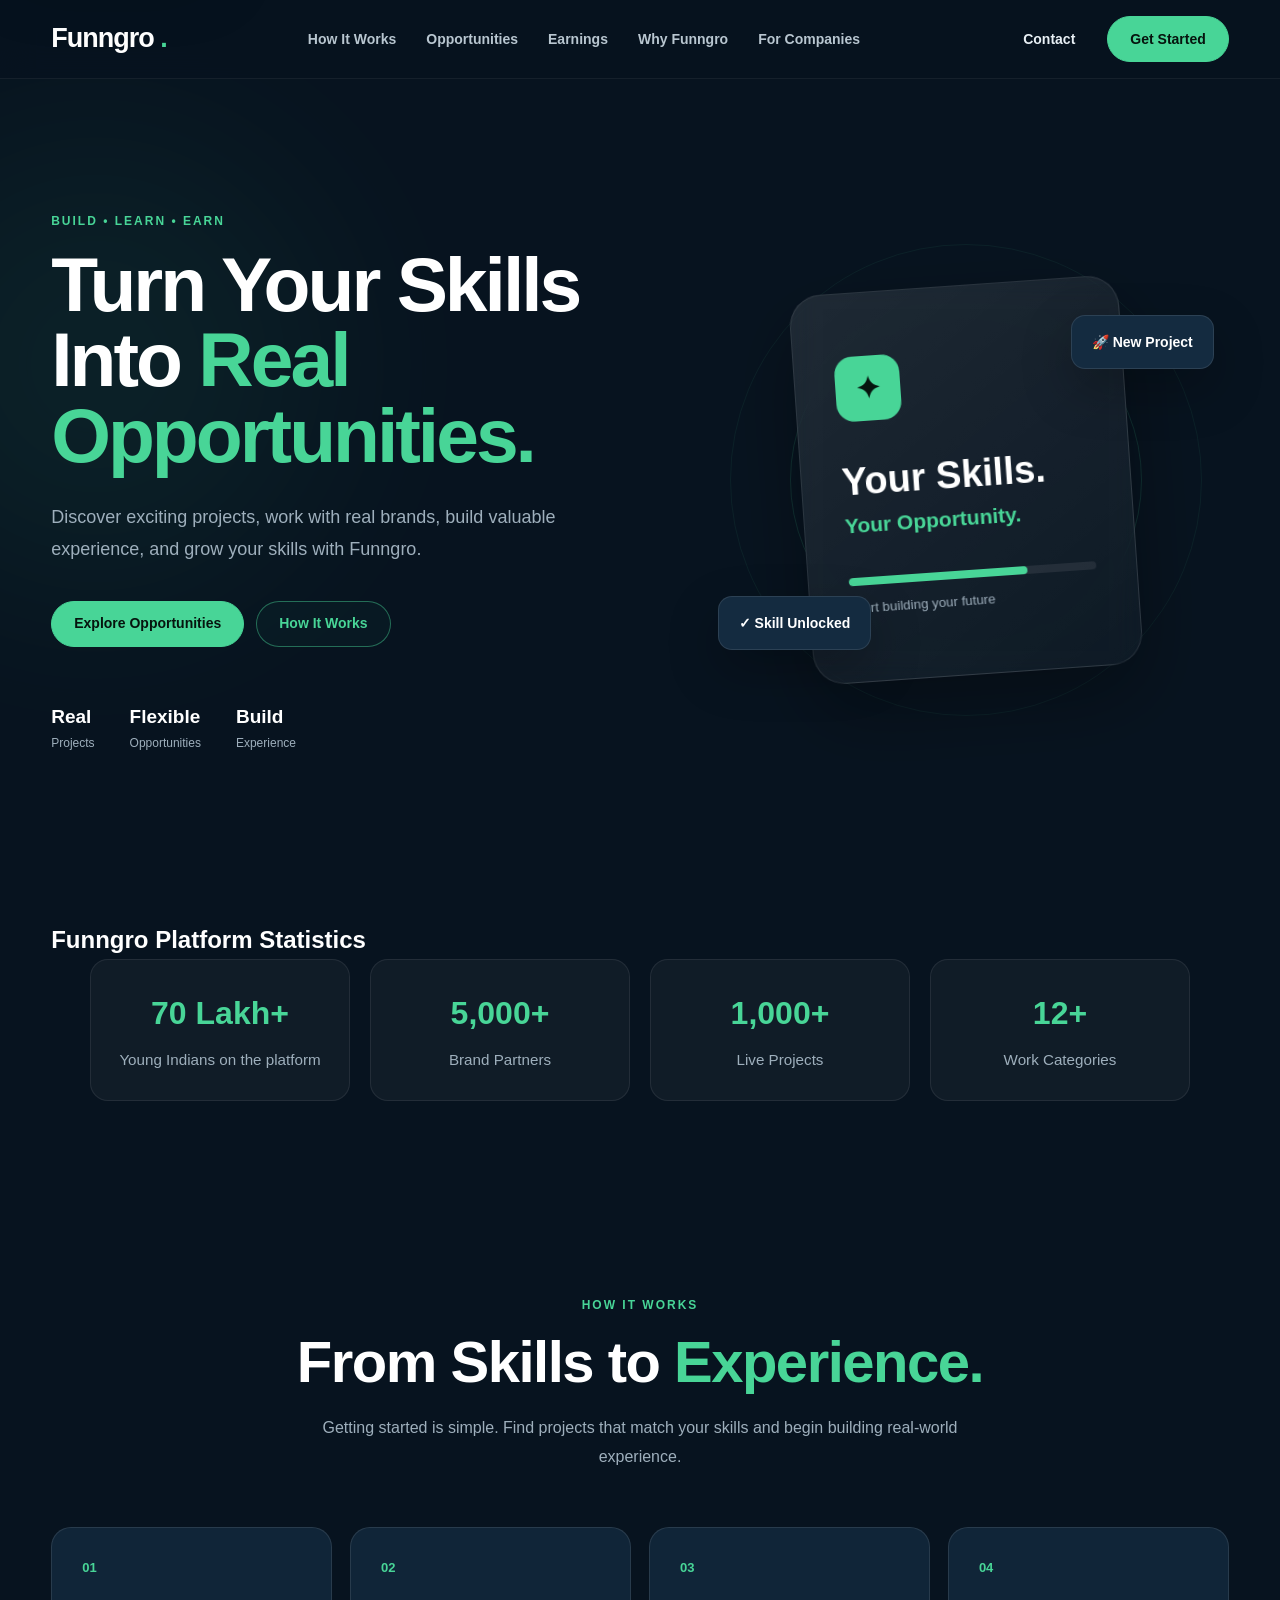
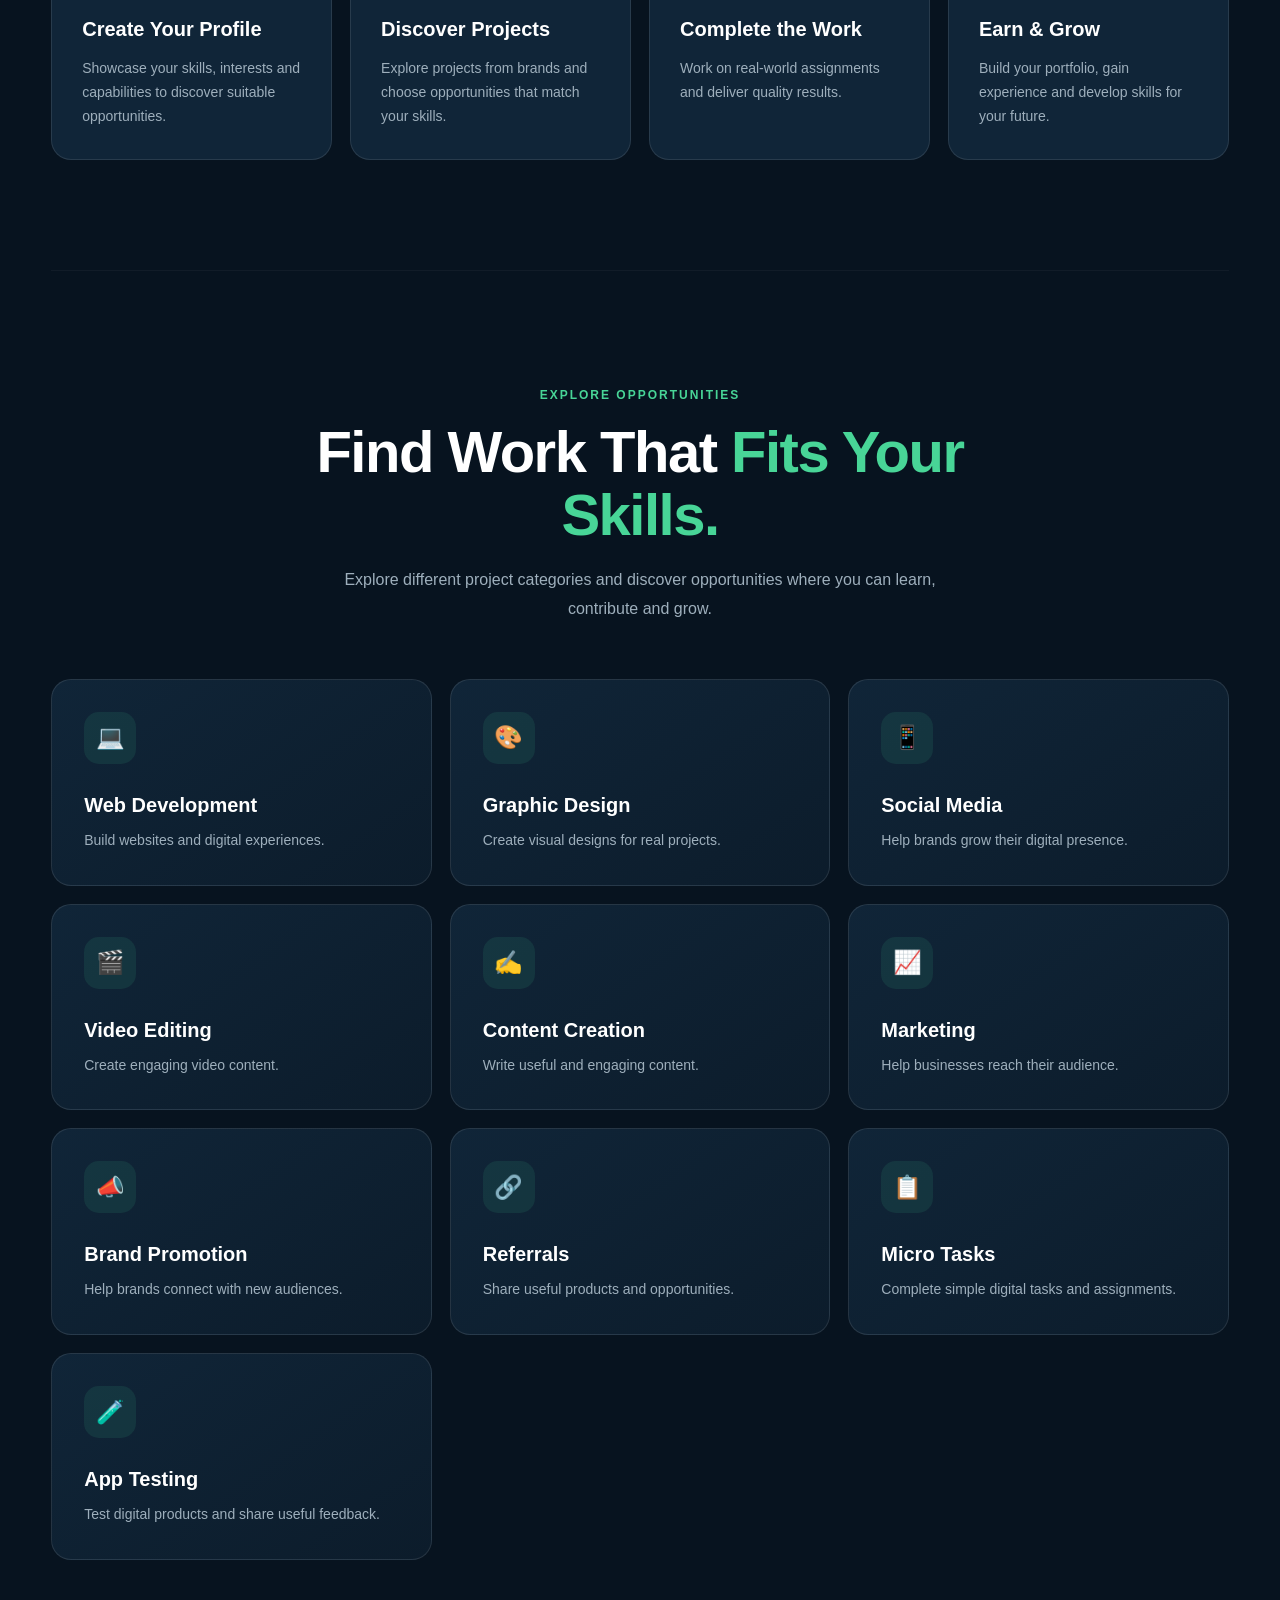
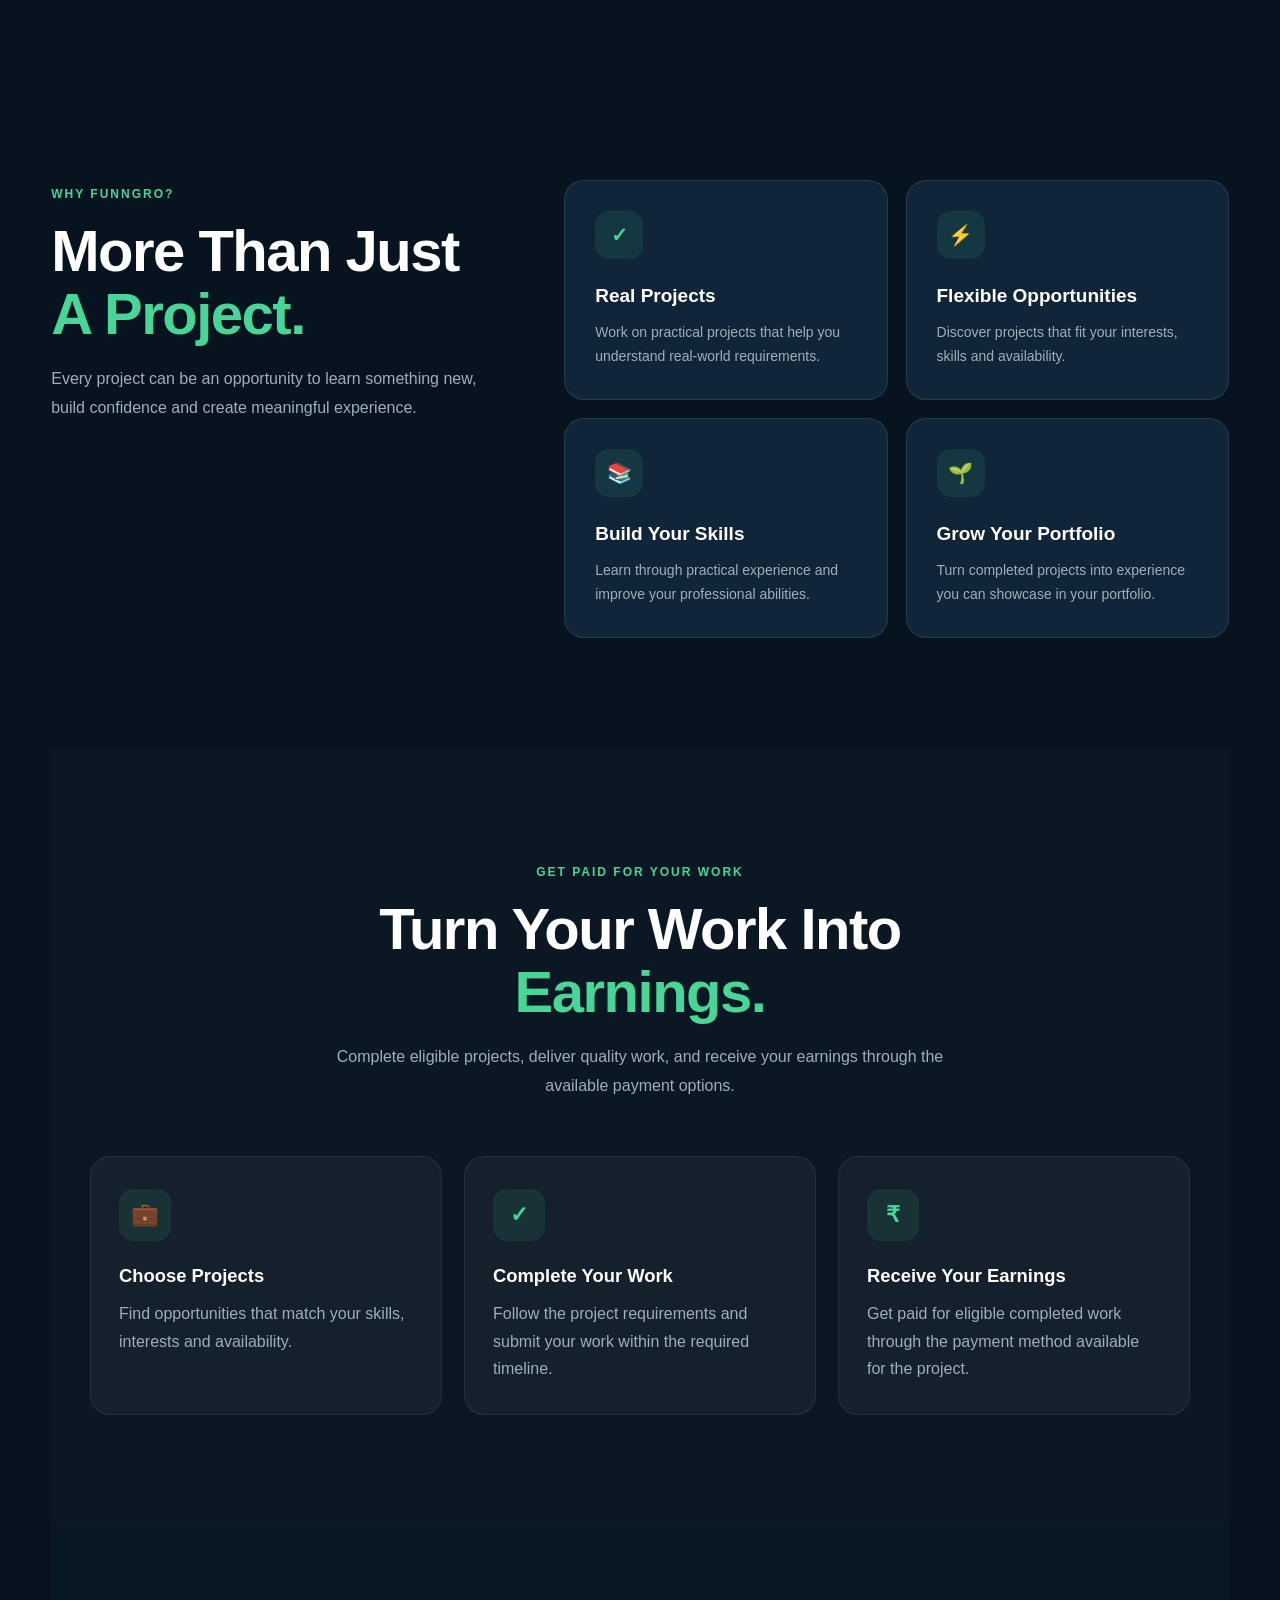
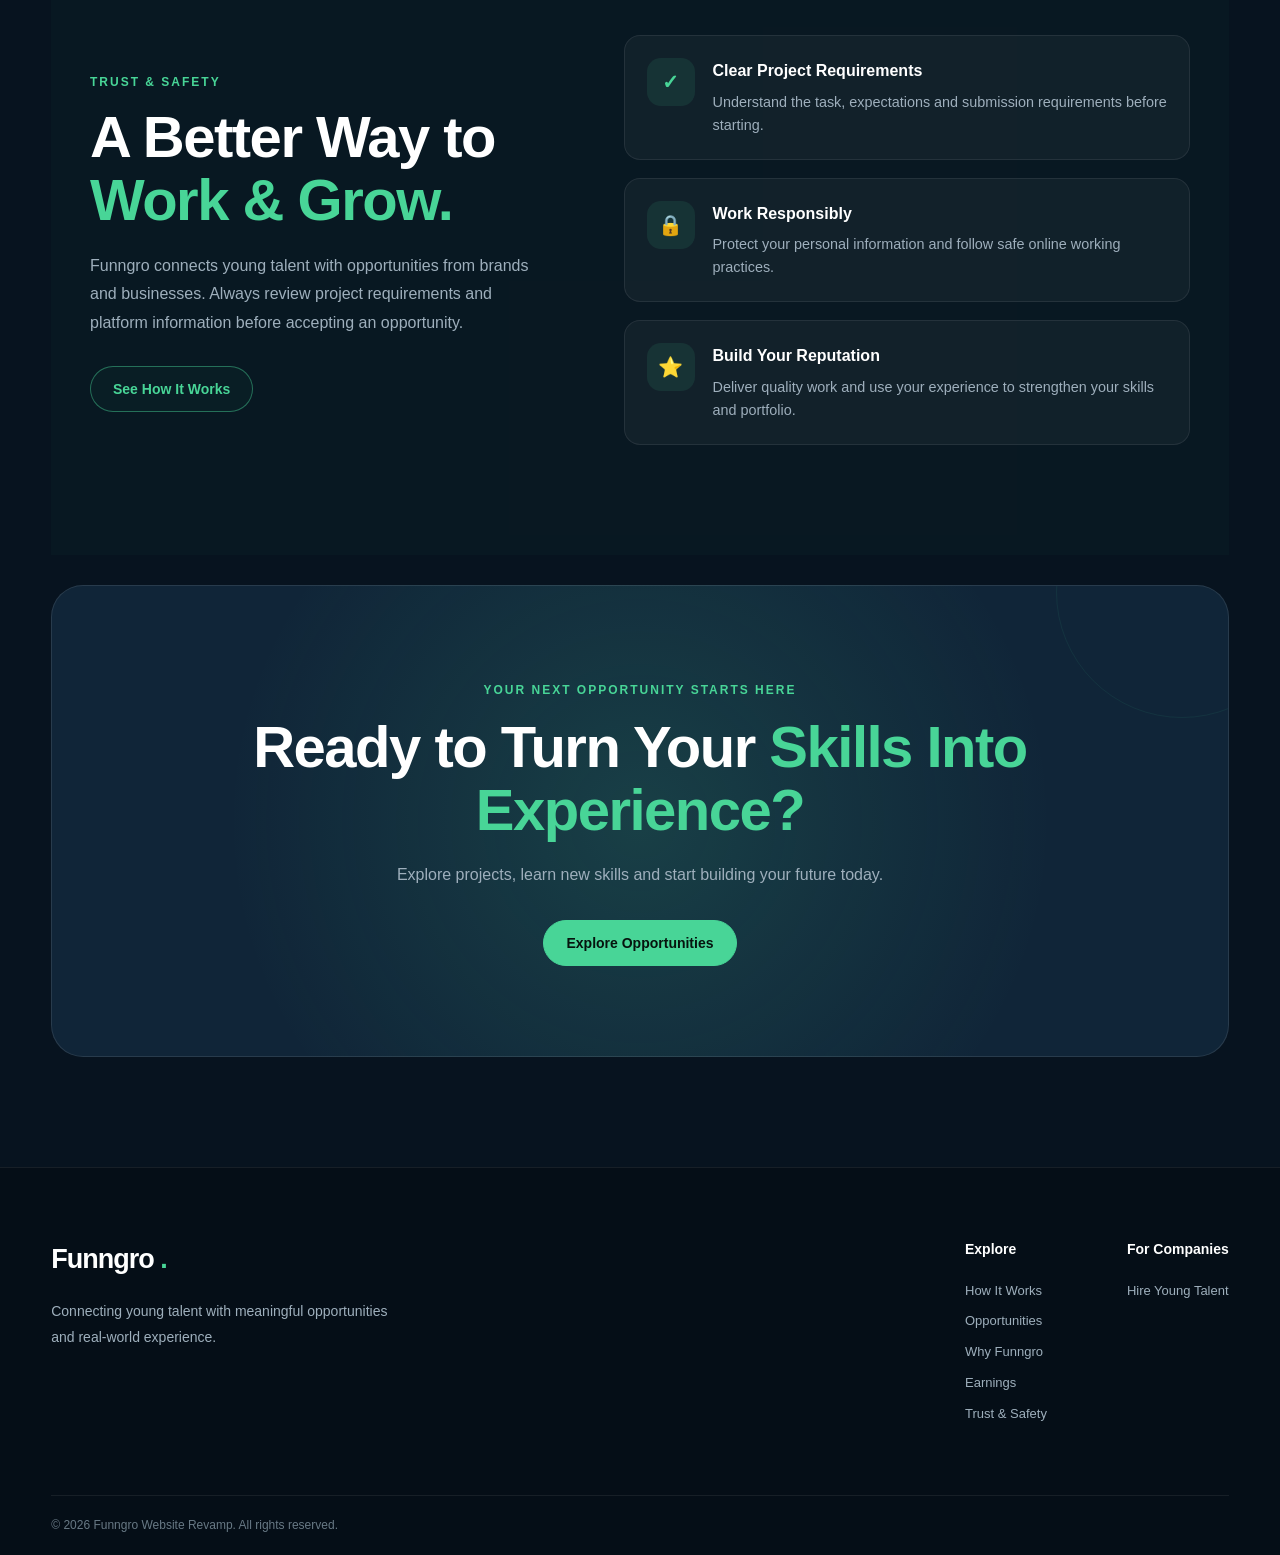
<file: index.html>
<!DOCTYPE html>
<html lang="en">

<head>

    <meta charset="UTF-8">

    <meta
        name="viewport"
        content="width=device-width, initial-scale=1.0"
    >

    <meta
        name="description"
        content="Discover flexible project opportunities, build valuable skills, gain real-world experience, and connect with brands through Funngro."
    >

    <meta
        name="keywords"
        content="Funngro, teenlancers, student jobs, freelance projects, young talent, online projects, flexible work, student opportunities"
    >

    <meta
        name="robots"
        content="index, follow"
    >

    <meta
        name="author"
        content="Funngro Website Revamp"
    >

    <!-- Open Graph / Social Sharing -->

    <meta
        property="og:type"
        content="website"
    >

    <meta
        property="og:title"
        content="Funngro - Turn Your Skills Into Real Opportunities"
    >

    <meta
        property="og:description"
        content="Discover flexible opportunities, build valuable skills, complete projects, and grow your experience with Funngro."
    >

    <meta
        property="og:site_name"
        content="Funngro"
    >

    <!-- Browser Theme -->

    <meta
        name="theme-color"
        content="#07121c"
    >

    <title>
        Funngro - Turn Your Skills Into Real Opportunities
    </title>

    <!-- Main Stylesheet -->

    <link
        rel="stylesheet"
        href="CSS/style.css"
    >

</head>


<body class="teen-page">

    <a class="skip-link" href="#main-content">Skip to main content</a>


    <!-- =====================================================
         HEADER / NAVIGATION
         ===================================================== -->

    <header class="site-header">

        <nav
            class="navbar"
            aria-label="Main navigation"
        >

            <!-- Logo -->

            <a
                href="index.html"
                class="logo"
                aria-label="Funngro home"
            >
                Funngro
            </a>


            <!-- Navigation Links -->

            <div class="nav-links" id="main-navigation">

                <a href="#how-it-works">
                    How It Works
                </a>

                <a href="#opportunities">
                    Opportunities
                </a>

                <a href="#earning">
                    Earnings
                </a>

                <a href="#why-funngro">
                    Why Funngro
                </a>

                <a href="company.html">
                    For Companies
                </a>

            </div>


            <!-- Desktop Actions -->

            <div class="nav-buttons">

                <a
                    href="mailto:hello@funngro.com"
                    class="login-btn"
                    aria-label="Contact Funngro"
                >
                    Contact
                </a>

                <a
                    href="#opportunities"
                    class="primary-btn"
                >
                    Get Started
                </a>

            </div>


            <!-- Mobile Menu Button -->

            <button
                class="menu-toggle"
                aria-label="Open navigation menu"
                aria-expanded="false"
                aria-controls="main-navigation"
                type="button"
            >
                ☰
            </button>

        </nav>

    </header>



    <!-- =====================================================
         MAIN CONTENT
         ===================================================== -->

    <main id="main-content">


        <!-- =================================================
             HERO
             ================================================= -->

        <section
            class="hero"
            aria-labelledby="hero-title"
        >

            <div class="hero-content">


                <span class="hero-label">
                    BUILD • LEARN • EARN
                </span>


                <h1 id="hero-title">

                    Turn Your Skills Into

                    <span>
                        Real Opportunities.
                    </span>

                </h1>


                <p>
                    Discover exciting projects, work with real brands,
                    build valuable experience, and grow your skills
                    with Funngro.
                </p>


                <!-- Hero Buttons -->

                <div class="hero-buttons">

                    <a
                        href="#opportunities"
                        class="primary-btn"
                    >
                        Explore Opportunities
                    </a>

                    <a
                        href="#how-it-works"
                        class="secondary-btn"
                    >
                        How It Works
                    </a>

                </div>


                <!-- Hero Quick Highlights -->

                <div
                    class="hero-stats"
                    aria-label="Key benefits"
                >

                    <div>

                        <strong>
                            Real
                        </strong>

                        <span>
                            Projects
                        </span>

                    </div>


                    <div>

                        <strong>
                            Flexible
                        </strong>

                        <span>
                            Opportunities
                        </span>

                    </div>


                    <div>

                        <strong>
                            Build
                        </strong>

                        <span>
                            Experience
                        </span>

                    </div>

                </div>

            </div>



            <!-- Hero Visual -->

            <div
                class="hero-visual"
                aria-hidden="true"
            >

                <div class="hero-card main-card">

                    <div class="card-icon">
                        ✦
                    </div>


                    <h3>
                        Your Skills.
                    </h3>


                    <p>
                        Your Opportunity.
                    </p>


                    <div class="mini-progress">
                        <span></span>
                    </div>


                    <small>
                        Start building your future
                    </small>

                </div>


                <div class="floating-card card-one">
                    🚀 New Project
                </div>


                <div class="floating-card card-two">
                    ✓ Skill Unlocked
                </div>

            </div>

        </section>



        <!-- =================================================
             PLATFORM STATS
             ================================================= -->

        <section
            class="stats-section"
            aria-labelledby="stats-title"
        >

            <h2
                id="stats-title"
                class="sr-only"
            >
                Funngro Platform Statistics
            </h2>


            <div class="stats-container">


                <article class="stat-item">

                    <strong>
                        70 Lakh+
                    </strong>

                    <span>
                        Young Indians on the platform
                    </span>

                </article>


                <article class="stat-item">

                    <strong>
                        5,000+
                    </strong>

                    <span>
                        Brand Partners
                    </span>

                </article>


                <article class="stat-item">

                    <strong>
                        1,000+
                    </strong>

                    <span>
                        Live Projects
                    </span>

                </article>


                <article class="stat-item">

                    <strong>
                        12+
                    </strong>

                    <span>
                        Work Categories
                    </span>

                </article>

            </div>

        </section>



        <!-- =================================================
             HOW IT WORKS
             ================================================= -->

        <section
            id="how-it-works"
            class="section"
            aria-labelledby="how-it-works-title"
        >

            <div class="section-heading">

                <span>
                    HOW IT WORKS
                </span>


                <h2 id="how-it-works-title">

                    From Skills to

                    <span>
                        Experience.
                    </span>

                </h2>


                <p>
                    Getting started is simple. Find projects that
                    match your skills and begin building real-world
                    experience.
                </p>

            </div>



            <div class="steps-grid">


                <article class="step-card">

                    <div
                        class="step-number"
                        aria-hidden="true"
                    >
                        01
                    </div>


                    <h3>
                        Create Your Profile
                    </h3>


                    <p>
                        Showcase your skills, interests and
                        capabilities to discover suitable
                        opportunities.
                    </p>

                </article>



                <article class="step-card">

                    <div
                        class="step-number"
                        aria-hidden="true"
                    >
                        02
                    </div>


                    <h3>
                        Discover Projects
                    </h3>


                    <p>
                        Explore projects from brands and choose
                        opportunities that match your skills.
                    </p>

                </article>



                <article class="step-card">

                    <div
                        class="step-number"
                        aria-hidden="true"
                    >
                        03
                    </div>


                    <h3>
                        Complete the Work
                    </h3>


                    <p>
                        Work on real-world assignments and
                        deliver quality results.
                    </p>

                </article>



                <article class="step-card">

                    <div
                        class="step-number"
                        aria-hidden="true"
                    >
                        04
                    </div>


                    <h3>
                        Earn & Grow
                    </h3>


                    <p>
                        Build your portfolio, gain experience
                        and develop skills for your future.
                    </p>

                </article>

            </div>

        </section>



        <!-- =================================================
             OPPORTUNITIES
             ================================================= -->

        <section
            id="opportunities"
            class="section opportunities"
            aria-labelledby="opportunities-title"
        >

            <div class="section-heading">

                <span>
                    EXPLORE OPPORTUNITIES
                </span>


                <h2 id="opportunities-title">

                    Find Work That

                    <span>
                        Fits Your Skills.
                    </span>

                </h2>


                <p>
                    Explore different project categories and
                    discover opportunities where you can learn,
                    contribute and grow.
                </p>

            </div>



            <div class="category-grid">


                <article class="category-card">

                    <div
                        class="category-icon"
                        aria-hidden="true"
                    >
                        💻
                    </div>

                    <h3>
                        Web Development
                    </h3>

                    <p>
                        Build websites and digital experiences.
                    </p>

                </article>



                <article class="category-card">

                    <div
                        class="category-icon"
                        aria-hidden="true"
                    >
                        🎨
                    </div>

                    <h3>
                        Graphic Design
                    </h3>

                    <p>
                        Create visual designs for real projects.
                    </p>

                </article>



                <article class="category-card">

                    <div
                        class="category-icon"
                        aria-hidden="true"
                    >
                        📱
                    </div>

                    <h3>
                        Social Media
                    </h3>

                    <p>
                        Help brands grow their digital presence.
                    </p>

                </article>



                <article class="category-card">

                    <div
                        class="category-icon"
                        aria-hidden="true"
                    >
                        🎬
                    </div>

                    <h3>
                        Video Editing
                    </h3>

                    <p>
                        Create engaging video content.
                    </p>

                </article>



                <article class="category-card">

                    <div
                        class="category-icon"
                        aria-hidden="true"
                    >
                        ✍️
                    </div>

                    <h3>
                        Content Creation
                    </h3>

                    <p>
                        Write useful and engaging content.
                    </p>

                </article>



                <article class="category-card">

                    <div
                        class="category-icon"
                        aria-hidden="true"
                    >
                        📈
                    </div>

                    <h3>
                        Marketing
                    </h3>

                    <p>
                        Help businesses reach their audience.
                    </p>

                </article>



                <article class="category-card">

                    <div
                        class="category-icon"
                        aria-hidden="true"
                    >
                        📣
                    </div>

                    <h3>
                        Brand Promotion
                    </h3>

                    <p>
                        Help brands connect with new audiences.
                    </p>

                </article>



                <article class="category-card">

                    <div
                        class="category-icon"
                        aria-hidden="true"
                    >
                        🔗
                    </div>

                    <h3>
                        Referrals
                    </h3>

                    <p>
                        Share useful products and opportunities.
                    </p>

                </article>



                <article class="category-card">

                    <div
                        class="category-icon"
                        aria-hidden="true"
                    >
                        📋
                    </div>

                    <h3>
                        Micro Tasks
                    </h3>

                    <p>
                        Complete simple digital tasks and assignments.
                    </p>

                </article>



                <article class="category-card">

                    <div
                        class="category-icon"
                        aria-hidden="true"
                    >
                        🧪
                    </div>

                    <h3>
                        App Testing
                    </h3>

                    <p>
                        Test digital products and share useful feedback.
                    </p>

                </article>

            </div>

        </section>



        <!-- =================================================
             WHY FUNNGRO
             ================================================= -->

        <section
            id="why-funngro"
            class="section why-section"
            aria-labelledby="why-funngro-title"
        >

            <div class="why-content">

                <span>
                    WHY FUNNGRO?
                </span>


                <h2 id="why-funngro-title">

                    More Than Just

                    <span>
                        A Project.
                    </span>

                </h2>


                <p>
                    Every project can be an opportunity to learn
                    something new, build confidence and create
                    meaningful experience.
                </p>

            </div>



            <div class="benefits-grid">


                <article class="benefit-card">

                    <div
                        class="benefit-icon"
                        aria-hidden="true"
                    >
                        ✓
                    </div>


                    <h3>
                        Real Projects
                    </h3>


                    <p>
                        Work on practical projects that help you
                        understand real-world requirements.
                    </p>

                </article>



                <article class="benefit-card">

                    <div
                        class="benefit-icon"
                        aria-hidden="true"
                    >
                        ⚡
                    </div>


                    <h3>
                        Flexible Opportunities
                    </h3>


                    <p>
                        Discover projects that fit your interests,
                        skills and availability.
                    </p>

                </article>



                <article class="benefit-card">

                    <div
                        class="benefit-icon"
                        aria-hidden="true"
                    >
                        📚
                    </div>


                    <h3>
                        Build Your Skills
                    </h3>


                    <p>
                        Learn through practical experience and
                        improve your professional abilities.
                    </p>

                </article>



                <article class="benefit-card">

                    <div
                        class="benefit-icon"
                        aria-hidden="true"
                    >
                        🌱
                    </div>


                    <h3>
                        Grow Your Portfolio
                    </h3>


                    <p>
                        Turn completed projects into experience
                        you can showcase in your portfolio.
                    </p>

                </article>

            </div>

        </section>



        <!-- =================================================
             EARNING
             ================================================= -->

        <section
            class="section earning-section"
            id="earning"
            aria-labelledby="earning-title"
        >

            <div class="section-heading">

                <span>
                    GET PAID FOR YOUR WORK
                </span>


                <h2 id="earning-title">

                    Turn Your Work Into

                    <span>
                        Earnings.
                    </span>

                </h2>


                <p>
                    Complete eligible projects, deliver quality work,
                    and receive your earnings through the available
                    payment options.
                </p>

            </div>



            <div class="earning-grid">


                <article class="earning-card">

                    <div
                        class="earning-icon"
                        aria-hidden="true"
                    >
                        💼
                    </div>


                    <h3>
                        Choose Projects
                    </h3>


                    <p>
                        Find opportunities that match your skills,
                        interests and availability.
                    </p>

                </article>



                <article class="earning-card">

                    <div
                        class="earning-icon"
                        aria-hidden="true"
                    >
                        ✓
                    </div>


                    <h3>
                        Complete Your Work
                    </h3>


                    <p>
                        Follow the project requirements and submit
                        your work within the required timeline.
                    </p>

                </article>



                <article class="earning-card">

                    <div
                        class="earning-icon"
                        aria-hidden="true"
                    >
                        ₹
                    </div>


                    <h3>
                        Receive Your Earnings
                    </h3>


                    <p>
                        Get paid for eligible completed work through
                        the payment method available for the project.
                    </p>

                </article>

            </div>

        </section>



        <!-- =================================================
             TRUST & SAFETY
             ================================================= -->

        <section
            class="section trust-section"
            id="trust"
            aria-labelledby="trust-title"
        >

            <div class="trust-content">


                <div class="trust-text">

                    <span>
                        TRUST & SAFETY
                    </span>


                    <h2 id="trust-title">

                        A Better Way to

                        <span>
                            Work & Grow.
                        </span>

                    </h2>


                    <p>
                        Funngro connects young talent with opportunities
                        from brands and businesses. Always review project
                        requirements and platform information before
                        accepting an opportunity.
                    </p>


                    <a
                        href="#how-it-works"
                        class="secondary-btn"
                    >
                        See How It Works
                    </a>

                </div>



                <div class="trust-points">


                    <article class="trust-card">

                        <div
                            class="benefit-icon"
                            aria-hidden="true"
                        >
                            ✓
                        </div>


                        <div>

                            <h3>
                                Clear Project Requirements
                            </h3>


                            <p>
                                Understand the task, expectations and
                                submission requirements before starting.
                            </p>

                        </div>

                    </article>



                    <article class="trust-card">

                        <div
                            class="benefit-icon"
                            aria-hidden="true"
                        >
                            🔒
                        </div>


                        <div>

                            <h3>
                                Work Responsibly
                            </h3>


                            <p>
                                Protect your personal information and
                                follow safe online working practices.
                            </p>

                        </div>

                    </article>



                    <article class="trust-card">

                        <div
                            class="benefit-icon"
                            aria-hidden="true"
                        >
                            ⭐
                        </div>


                        <div>

                            <h3>
                                Build Your Reputation
                            </h3>


                            <p>
                                Deliver quality work and use your experience
                                to strengthen your skills and portfolio.
                            </p>

                        </div>

                    </article>

                </div>

            </div>

        </section>



        <!-- =================================================
             CALL TO ACTION
             ================================================= -->

        <section
            class="cta-section"
            aria-labelledby="cta-title"
        >

            <div class="cta-content">


                <span>
                    YOUR NEXT OPPORTUNITY STARTS HERE
                </span>


                <h2 id="cta-title">

                    Ready to Turn Your

                    <span>
                        Skills Into Experience?
                    </span>

                </h2>


                <p>
                    Explore projects, learn new skills and start
                    building your future today.
                </p>


                <a
                    href="#opportunities"
                    class="primary-btn"
                >
                    Explore Opportunities
                </a>

            </div>

        </section>


    </main>



    <!-- =====================================================
         FOOTER
         ===================================================== -->

    <footer class="footer">


        <div class="footer-content">


            <!-- Footer Brand -->

            <div class="footer-brand">

                <a
                    href="index.html"
                    class="logo"
                    aria-label="Funngro home"
                >
                    Funngro
                </a>


                <p>
                    Connecting young talent with meaningful
                    opportunities and real-world experience.
                </p>

            </div>



            <!-- Footer Links -->

            <div class="footer-links">


                <div>

                    <h3>
                        Explore
                    </h3>


                    <a href="#how-it-works">
                        How It Works
                    </a>


                    <a href="#opportunities">
                        Opportunities
                    </a>


                    <a href="#why-funngro">
                        Why Funngro
                    </a>


                    <a href="#earning">
                        Earnings
                    </a>


                    <a href="#trust">
                        Trust & Safety
                    </a>

                </div>



                <div>

                    <h3>
                        For Companies
                    </h3>


                    <a href="company.html">
                        Hire Young Talent
                    </a>

                </div>

            </div>

        </div>



        <div class="footer-bottom">

            <p>
                © 2026 Funngro Website Revamp. All rights reserved.
            </p>

        </div>

    </footer>



    <!-- =====================================================
         JAVASCRIPT
         ===================================================== -->

    <script src="JS/script.js" defer></script>


</body>

</html>
</file>
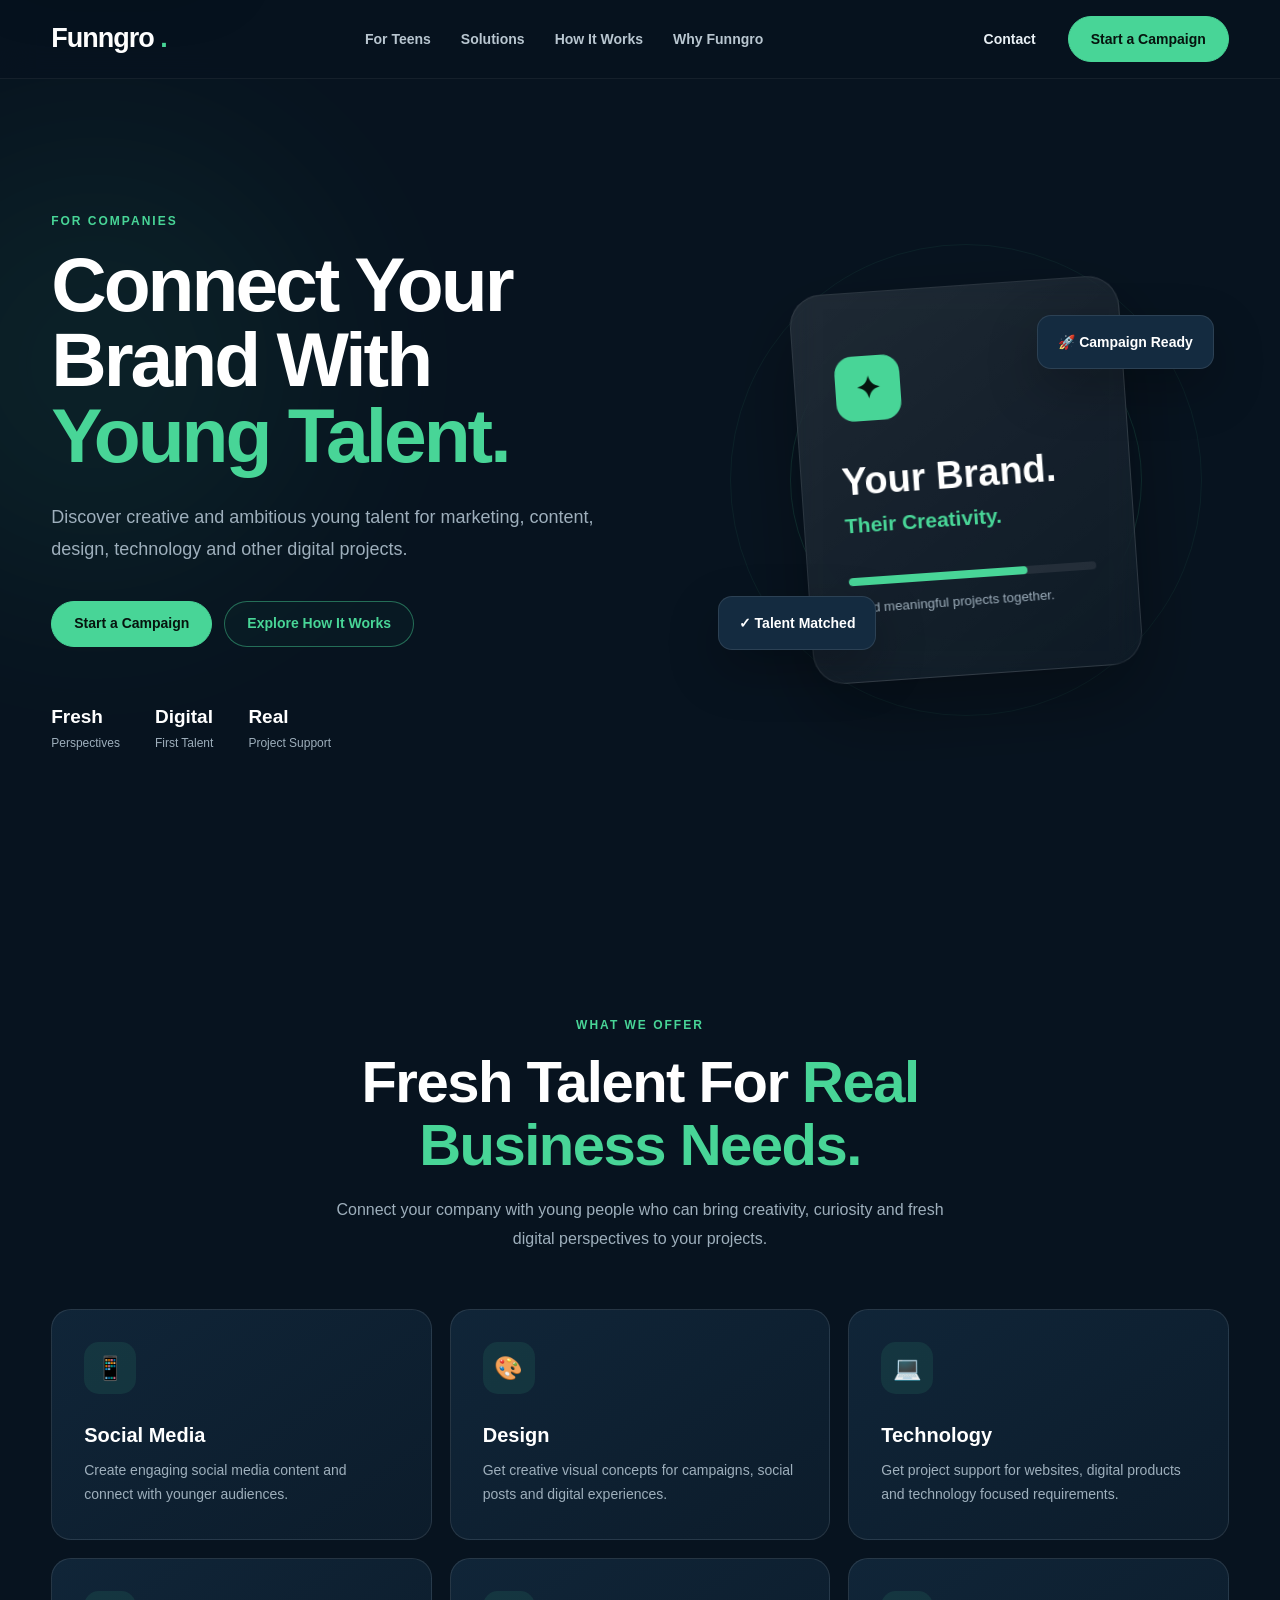
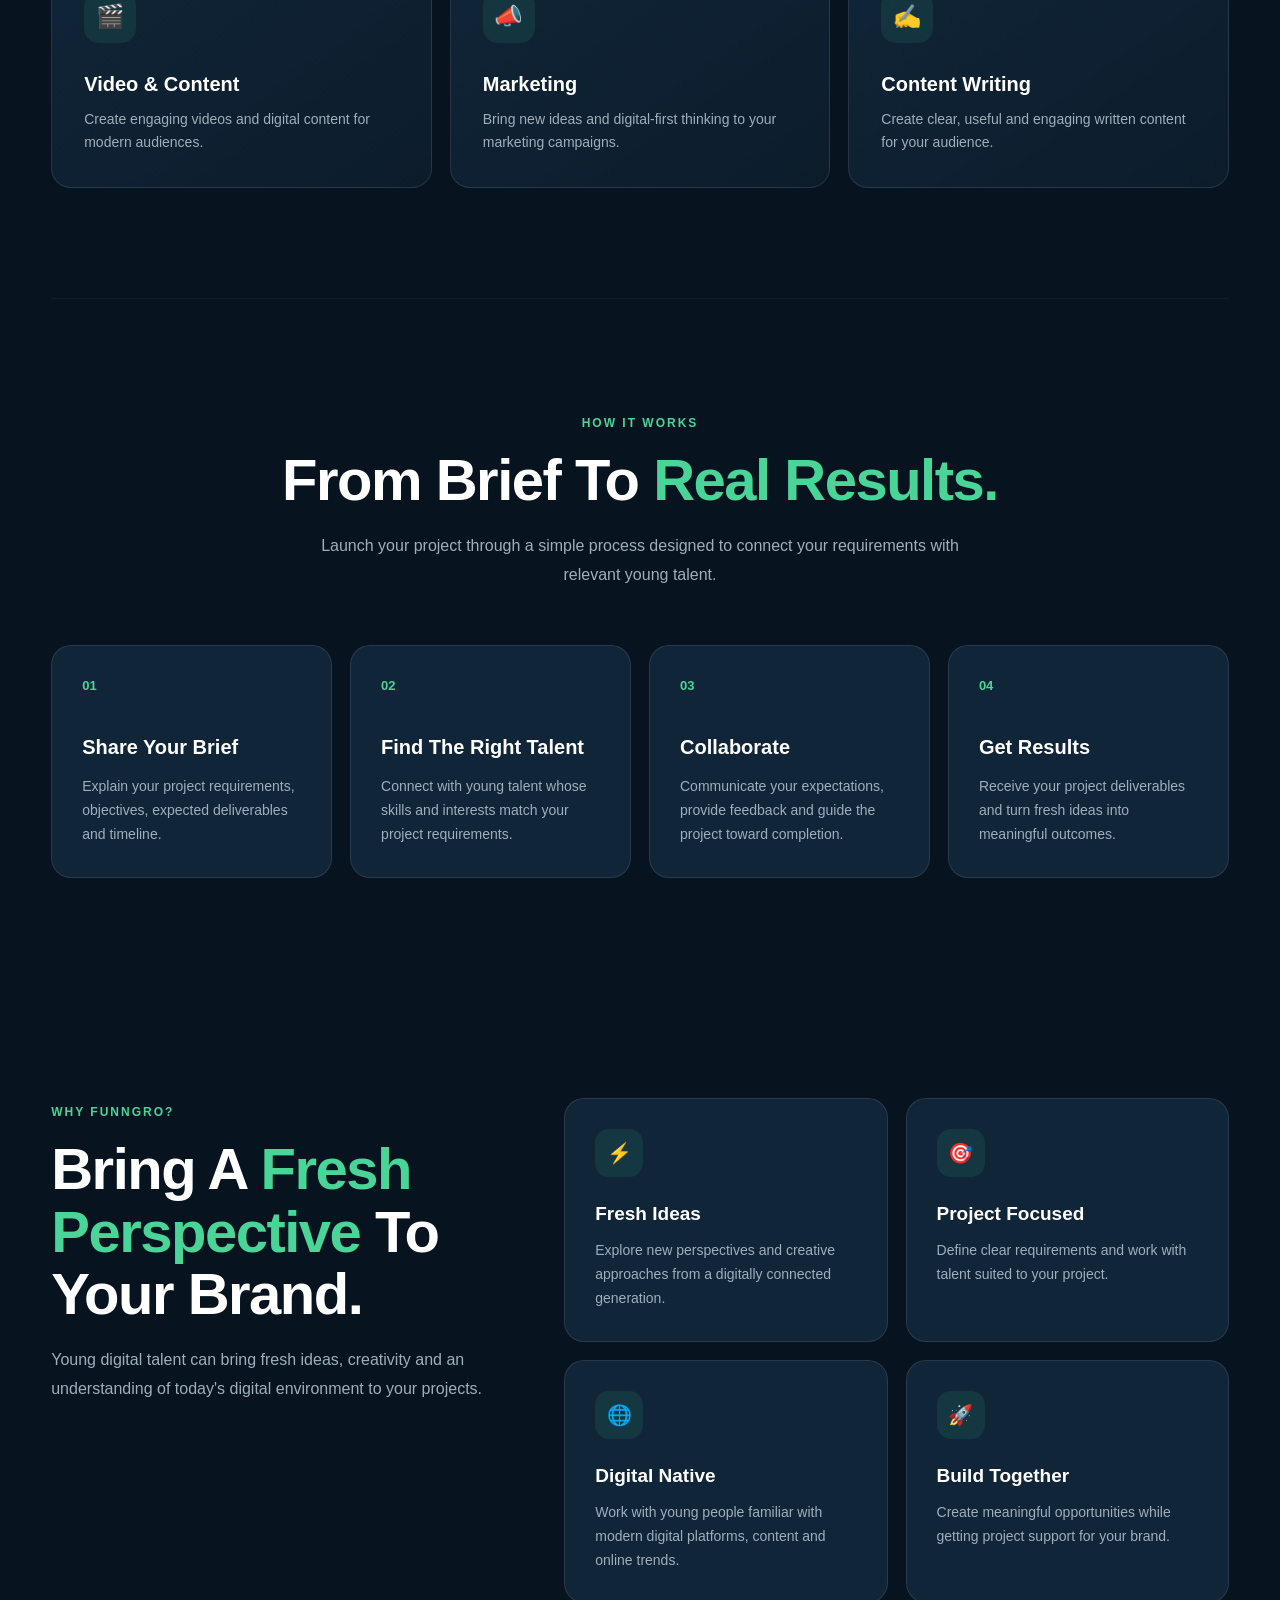
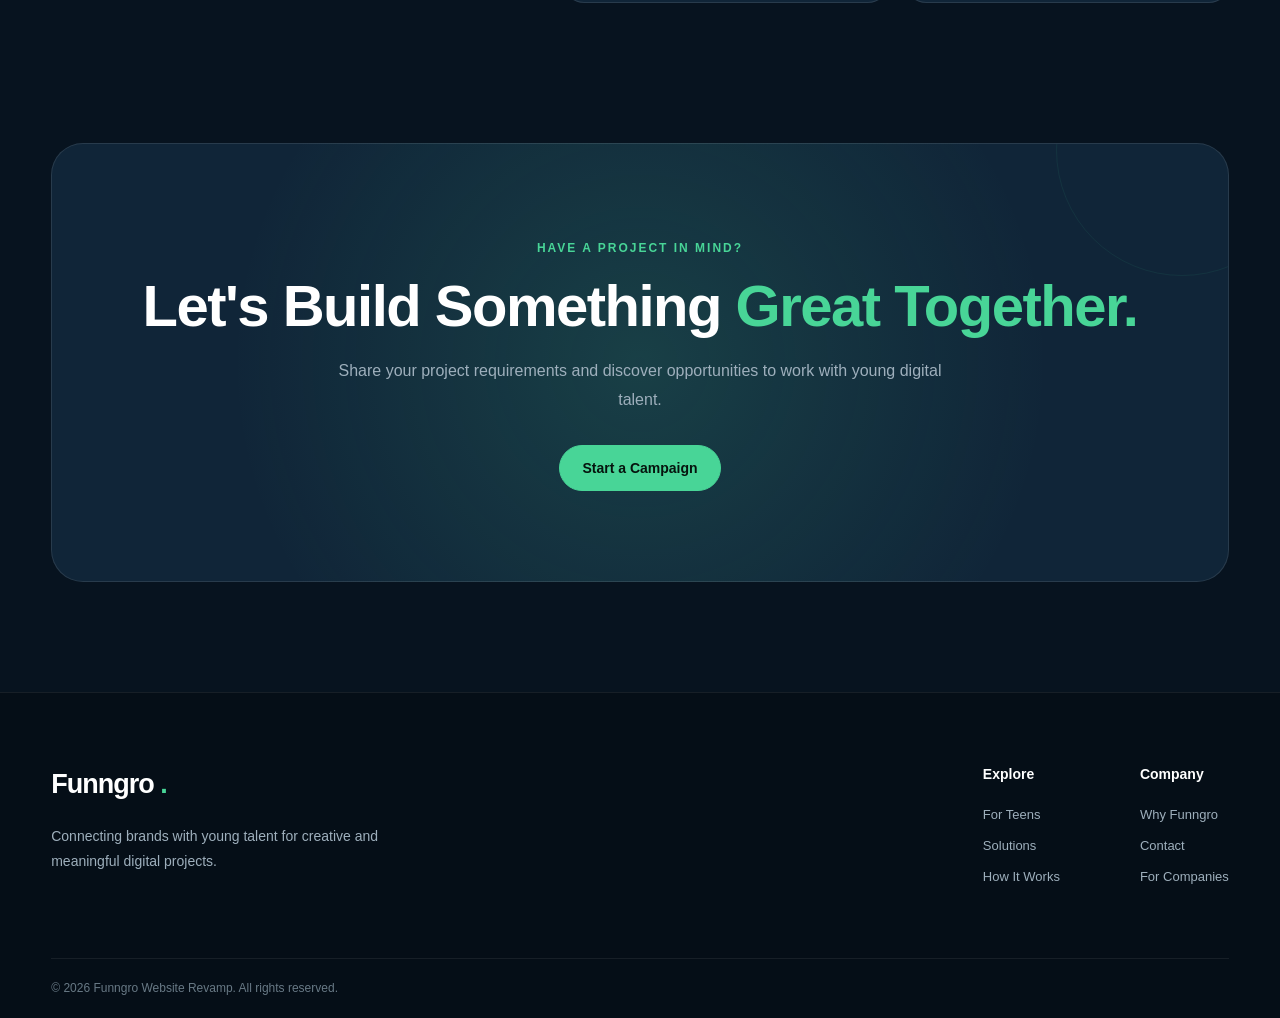
<file: company.html>
<!DOCTYPE html>
<html lang="en">

<head>

    <!-- =========================
         BASIC SEO
         ========================= -->

    <meta charset="UTF-8">

    <meta name="viewport"
        content="width=device-width, initial-scale=1.0">

    <meta name="description"
        content="Funngro helps companies connect with young digital talent for social media, design, technology, content, marketing and other project-based needs.">

    <meta name="keywords"
        content="Funngro for companies, hire young talent, young creators, teenlancers, brand campaigns, digital marketing, content creators, project based talent">

    <meta name="author"
        content="Funngro Website Revamp">

    <meta name="robots"
        content="index, follow">


    <!-- =========================
         OPEN GRAPH
         ========================= -->

    <meta property="og:title"
        content="Funngro for Companies - Connect With Young Talent">

    <meta property="og:description"
        content="Connect your brand with young digital talent for creative, marketing, content and technology projects.">

    <meta property="og:type"
        content="website">

    <meta property="og:site_name"
        content="Funngro">


    <!-- =========================
         THEME
         ========================= -->

    <meta name="theme-color"
        content="#07131f">


    <!-- =========================
         PAGE TITLE
         ========================= -->

    <title>
        Funngro for Companies | Connect With Young Talent
    </title>


    <!-- =========================
         STYLESHEET
         ========================= -->

    <link rel="stylesheet"
        href="CSS/style.css">

</head>


<body class="company-page">

    <a class="skip-link" href="#main-content">Skip to main content</a>


    <!-- =====================================================
         HEADER
         ===================================================== -->

    <header class="site-header">

        <nav class="navbar"
            aria-label="Main navigation">


            <!-- LOGO -->

            <a href="index.html"
                class="logo"
                aria-label="Funngro home">

                Funngro

            </a>


            <!-- NAVIGATION LINKS -->

            <div class="nav-links"
                id="main-navigation">

                <a href="index.html">
                    For Teens
                </a>

                <a href="#solutions">
                    Solutions
                </a>

                <a href="#how-it-works">
                    How It Works
                </a>

                <a href="#why-funngro">
                    Why Funngro
                </a>

            </div>


            <!-- NAVIGATION BUTTONS -->

            <div class="nav-buttons">

                <a href="#contact"
                    class="login-btn">

                    Contact

                </a>

                <a href="#contact"
                    class="primary-btn">

                    Start a Campaign

                </a>

            </div>


            <!-- MOBILE MENU BUTTON -->

            <button
                class="menu-toggle"
                type="button"
                aria-label="Open navigation menu"
                aria-expanded="false"
                aria-controls="main-navigation">

                ☰

            </button>


        </nav>

    </header>



    <!-- =====================================================
         MAIN CONTENT
         ===================================================== -->

    <main id="main-content">


        <!-- =================================================
             HERO SECTION
             ================================================= -->

        <section class="hero company-hero">


            <div class="hero-content">


                <span class="hero-label">
                    FOR COMPANIES
                </span>


                <h1>

                    Connect Your Brand
                    With <span>Young Talent.</span>

                </h1>


                <p>

                    Discover creative and ambitious young talent
                    for marketing, content, design, technology and
                    other digital projects.

                </p>


                <div class="hero-buttons">


                    <a href="#contact"
                        class="primary-btn">

                        Start a Campaign

                    </a>


                    <a href="#how-it-works"
                        class="secondary-btn">

                        Explore How It Works

                    </a>


                </div>


                <!-- HERO HIGHLIGHTS -->

                <div class="hero-stats">


                    <div>

                        <strong>
                            Fresh
                        </strong>

                        <span>
                            Perspectives
                        </span>

                    </div>


                    <div>

                        <strong>
                            Digital
                        </strong>

                        <span>
                            First Talent
                        </span>

                    </div>


                    <div>

                        <strong>
                            Real
                        </strong>

                        <span>
                            Project Support
                        </span>

                    </div>


                </div>


            </div>


            <!-- HERO VISUAL -->

            <div class="hero-visual">


                <div class="hero-card main-card">


                    <div class="card-icon"
                        aria-hidden="true">

                        ✦

                    </div>


                    <h3>

                        Your Brand.

                    </h3>


                    <p>

                        Their Creativity.

                    </p>


                    <div class="mini-progress"
                        aria-hidden="true">

                        <span></span>

                    </div>


                    <small>

                        Build meaningful projects together.

                    </small>


                </div>


                <div class="floating-card card-one">

                    🚀 Campaign Ready

                </div>


                <div class="floating-card card-two">

                    ✓ Talent Matched

                </div>


            </div>


        </section>



        <!-- =================================================
             SOLUTIONS SECTION
             ================================================= -->

        <section
            id="solutions"
            class="section">


            <div class="section-heading">


                <span>
                    WHAT WE OFFER
                </span>


                <h2>

                    Fresh Talent For
                    <span>Real Business Needs.</span>

                </h2>


                <p>

                    Connect your company with young people
                    who can bring creativity, curiosity and
                    fresh digital perspectives to your projects.

                </p>


            </div>


            <div class="category-grid">


                <!-- SOCIAL MEDIA -->

                <article class="category-card">

                    <div class="category-icon"
                        aria-hidden="true">

                        📱

                    </div>

                    <h3>
                        Social Media
                    </h3>

                    <p>

                        Create engaging social media content
                        and connect with younger audiences.

                    </p>

                </article>


                <!-- DESIGN -->

                <article class="category-card">

                    <div class="category-icon"
                        aria-hidden="true">

                        🎨

                    </div>

                    <h3>
                        Design
                    </h3>

                    <p>

                        Get creative visual concepts for
                        campaigns, social posts and digital
                        experiences.

                    </p>

                </article>


                <!-- TECHNOLOGY -->

                <article class="category-card">

                    <div class="category-icon"
                        aria-hidden="true">

                        💻

                    </div>

                    <h3>
                        Technology
                    </h3>

                    <p>

                        Get project support for websites,
                        digital products and technology
                        focused requirements.

                    </p>

                </article>


                <!-- VIDEO -->

                <article class="category-card">

                    <div class="category-icon"
                        aria-hidden="true">

                        🎬

                    </div>

                    <h3>
                        Video & Content
                    </h3>

                    <p>

                        Create engaging videos and digital
                        content for modern audiences.

                    </p>

                </article>


                <!-- MARKETING -->

                <article class="category-card">

                    <div class="category-icon"
                        aria-hidden="true">

                        📣

                    </div>

                    <h3>
                        Marketing
                    </h3>

                    <p>

                        Bring new ideas and digital-first
                        thinking to your marketing campaigns.

                    </p>

                </article>


                <!-- WRITING -->

                <article class="category-card">

                    <div class="category-icon"
                        aria-hidden="true">

                        ✍️

                    </div>

                    <h3>
                        Content Writing
                    </h3>

                    <p>

                        Create clear, useful and engaging
                        written content for your audience.

                    </p>

                </article>


            </div>

        </section>



        <!-- =================================================
             HOW IT WORKS
             ================================================= -->

        <section
            id="how-it-works"
            class="section opportunities">


            <div class="section-heading">


                <span>
                    HOW IT WORKS
                </span>


                <h2>

                    From Brief To
                    <span>Real Results.</span>

                </h2>


                <p>

                    Launch your project through a simple
                    process designed to connect your requirements
                    with relevant young talent.

                </p>


            </div>


            <div class="steps-grid">


                <!-- STEP 1 -->

                <article class="step-card">

                    <div class="step-number">
                        01
                    </div>

                    <h3>
                        Share Your Brief
                    </h3>

                    <p>

                        Explain your project requirements,
                        objectives, expected deliverables
                        and timeline.

                    </p>

                </article>


                <!-- STEP 2 -->

                <article class="step-card">

                    <div class="step-number">
                        02
                    </div>

                    <h3>
                        Find The Right Talent
                    </h3>

                    <p>

                        Connect with young talent whose
                        skills and interests match your
                        project requirements.

                    </p>

                </article>


                <!-- STEP 3 -->

                <article class="step-card">

                    <div class="step-number">
                        03
                    </div>

                    <h3>
                        Collaborate
                    </h3>

                    <p>

                        Communicate your expectations,
                        provide feedback and guide the
                        project toward completion.

                    </p>

                </article>


                <!-- STEP 4 -->

                <article class="step-card">

                    <div class="step-number">
                        04
                    </div>

                    <h3>
                        Get Results
                    </h3>

                    <p>

                        Receive your project deliverables
                        and turn fresh ideas into meaningful
                        outcomes.

                    </p>

                </article>


            </div>

        </section>



        <!-- =================================================
             WHY FUNNGRO
             ================================================= -->

        <section
            id="why-funngro"
            class="section why-section">


            <div class="why-content">


                <span>
                    WHY FUNNGRO?
                </span>


                <h2>

                    Bring A
                    <span>Fresh Perspective</span>
                    To Your Brand.

                </h2>


                <p>

                    Young digital talent can bring fresh ideas,
                    creativity and an understanding of today's
                    digital environment to your projects.

                </p>


            </div>


            <div class="benefits-grid">


                <!-- BENEFIT 1 -->

                <article class="benefit-card">

                    <div class="benefit-icon"
                        aria-hidden="true">

                        ⚡

                    </div>

                    <h3>
                        Fresh Ideas
                    </h3>

                    <p>

                        Explore new perspectives and creative
                        approaches from a digitally connected
                        generation.

                    </p>

                </article>


                <!-- BENEFIT 2 -->

                <article class="benefit-card">

                    <div class="benefit-icon"
                        aria-hidden="true">

                        🎯

                    </div>

                    <h3>
                        Project Focused
                    </h3>

                    <p>

                        Define clear requirements and work
                        with talent suited to your project.

                    </p>

                </article>


                <!-- BENEFIT 3 -->

                <article class="benefit-card">

                    <div class="benefit-icon"
                        aria-hidden="true">

                        🌐

                    </div>

                    <h3>
                        Digital Native
                    </h3>

                    <p>

                        Work with young people familiar with
                        modern digital platforms, content and
                        online trends.

                    </p>

                </article>


                <!-- BENEFIT 4 -->

                <article class="benefit-card">

                    <div class="benefit-icon"
                        aria-hidden="true">

                        🚀

                    </div>

                    <h3>
                        Build Together
                    </h3>

                    <p>

                        Create meaningful opportunities while
                        getting project support for your brand.

                    </p>

                </article>


            </div>

        </section>



        <!-- =================================================
             CONTACT / CTA
             ================================================= -->

        <section
            id="contact"
            class="cta-section">


            <div class="cta-content">


                <span>
                    HAVE A PROJECT IN MIND?
                </span>


                <h2>

                    Let's Build Something
                    <span>Great Together.</span>

                </h2>


                <p>

                    Share your project requirements and
                    discover opportunities to work with
                    young digital talent.

                </p>


                <a href="mailto:hello@funngro.com"
                    class="primary-btn">

                    Start a Campaign

                </a>


            </div>

        </section>


    </main>



    <!-- =====================================================
         FOOTER
         ===================================================== -->

    <footer class="footer">


        <div class="footer-content">


            <!-- BRAND -->

            <div class="footer-brand">


                <a href="index.html"
                    class="logo"
                    aria-label="Funngro home">

                    Funngro

                </a>


                <p>

                    Connecting brands with young talent
                    for creative and meaningful digital
                    projects.

                </p>


            </div>


            <!-- FOOTER LINKS -->

            <div class="footer-links">


                <div>

                    <h3>
                        Explore
                    </h3>


                    <a href="index.html">
                        For Teens
                    </a>


                    <a href="#solutions">
                        Solutions
                    </a>


                    <a href="#how-it-works">
                        How It Works
                    </a>

                </div>


                <div>

                    <h3>
                        Company
                    </h3>


                    <a href="#why-funngro">
                        Why Funngro
                    </a>


                    <a href="#contact">
                        Contact
                    </a>


                    <a href="company.html">
                        For Companies
                    </a>

                </div>


            </div>


        </div>


        <!-- FOOTER BOTTOM -->

        <div class="footer-bottom">

            <p>

                © 2026 Funngro Website Revamp.
                All rights reserved.

            </p>

        </div>


    </footer>



    <!-- =====================================================
         JAVASCRIPT
         ===================================================== -->

    <script src="JS/script.js" defer></script>


</body>

</html>
</file>
<file: CSS/style.css>
/* =========================================================
   FUNNGRO WEBSITE REVAMP
   Final Main Stylesheet
   ========================================================= */


/* =========================================================
   RESET
   ========================================================= */

* {
    margin: 0;
    padding: 0;
    box-sizing: border-box;
}

html {
    scroll-behavior: smooth;
    scroll-padding-top: 90px;
}

body {
    font-family: Arial, Helvetica, sans-serif;
    background: var(--bg);
    color: var(--white);
    line-height: 1.6;
    overflow-x: hidden;
}

a {
    color: inherit;
    text-decoration: none;
}

button {
    font: inherit;
}

img {
    max-width: 100%;
    display: block;
}


/* =========================================================
   VARIABLES
   ========================================================= */

:root {
    --bg: #07131f;
    --bg-light: #0d1d2c;
    --bg-dark: #050e17;

    --card: #102538;
    --card-light: #163149;

    --primary: #48d597;
    --primary-dark: #2fbd7c;
    --primary-light: #69e5ad;

    --white: #ffffff;
    --text: #e8f0f5;
    --muted: #9eafbc;
    --text-muted: #9eafbc;

    --border: rgba(255, 255, 255, 0.10);
    --border-light: rgba(255, 255, 255, 0.06);

    --container: 1180px;

    --radius-small: 12px;
    --radius-medium: 20px;
    --radius-large: 30px;

    --shadow:
        0 25px 70px rgba(0, 0, 0, 0.25);

    --transition: 0.3s ease;
}


/* =========================================================
   COMMON
   ========================================================= */

/* =========================================================
   ACCESSIBILITY HELPERS
   ========================================================= */

.skip-link {
    position: fixed;
    top: -100px;
    left: 16px;
    z-index: 5000;
    padding: 12px 18px;
    border-radius: 10px;
    background: var(--primary);
    color: #06140e;
    font-weight: 800;
    box-shadow: var(--shadow);
    transition: top 0.2s ease;
}

.skip-link:focus {
    top: 16px;
}

section[id],
main[id] {
    scroll-margin-top: 95px;
}


.container {
    width: min(92%, var(--container));
    margin: auto;
}

.section {
    width: min(92%, var(--container));
    margin: auto;
    padding: 110px 0;
}

.section-heading {
    max-width: 720px;
    margin: 0 auto 55px;
    text-align: center;
}

.section-heading > span,
.why-content > span,
.cta-content > span,
.hero-label,
.trust-text > span {
    display: inline-block;
    color: var(--primary);
    font-size: 12px;
    font-weight: 800;
    letter-spacing: 2px;
    margin-bottom: 16px;
}

.section-heading h2,
.why-content h2,
.cta-content h2,
.trust-text h2 {
    font-size: clamp(34px, 5vw, 58px);
    line-height: 1.08;
    letter-spacing: -1.5px;
    margin-bottom: 20px;
}

.section-heading h2 span,
.why-content h2 span,
.cta-content h2 span,
.trust-text h2 span {
    color: var(--primary);
}

.section-heading p,
.why-content > p,
.cta-content > p {
    color: var(--muted);
    font-size: 16px;
    line-height: 1.8;
    max-width: 650px;
    margin: auto;
}


/* =========================================================
   BUTTONS
   ========================================================= */

.primary-btn,
.secondary-btn,
.login-btn {
    display: inline-flex;
    align-items: center;
    justify-content: center;

    min-height: 46px;
    padding: 0 22px;

    border-radius: 50px;

    font-size: 14px;
    font-weight: 700;

    transition:
        transform var(--transition),
        background var(--transition),
        color var(--transition),
        border-color var(--transition),
        box-shadow var(--transition);
}

.primary-btn {
    background: var(--primary);
    color: #06140e;
    border: 1px solid var(--primary);
}

.primary-btn:hover {
    background: var(--primary-light);
    border-color: var(--primary-light);
    transform: translateY(-2px);
    box-shadow: 0 12px 30px rgba(72, 213, 151, 0.20);
}

.secondary-btn {
    border: 1px solid rgba(72, 213, 151, 0.45);
    color: var(--primary);
    background: rgba(72, 213, 151, 0.03);
}

.secondary-btn:hover {
    background: var(--primary);
    color: #06140e;
    border-color: var(--primary);
    transform: translateY(-2px);
}

.login-btn {
    color: var(--text);
}

.login-btn:hover {
    color: var(--primary);
}


/* =========================================================
   HEADER / NAVBAR
   ========================================================= */

.site-header {
    position: sticky;
    top: 0;
    z-index: 2000;

    background: rgba(7, 19, 31, 0.88);

    border-bottom: 1px solid var(--border-light);

    backdrop-filter: blur(18px);
    -webkit-backdrop-filter: blur(18px);

    transition:
        background var(--transition),
        box-shadow var(--transition);
}

.site-header.scrolled {
    background: rgba(5, 14, 23, 0.97);
    box-shadow: 0 10px 30px rgba(0, 0, 0, 0.18);
}

.navbar {
    width: min(92%, var(--container));
    min-height: 78px;

    margin: auto;

    display: flex;
    align-items: center;
    justify-content: space-between;

    gap: 25px;

    position: relative;
}

.logo {
    flex-shrink: 0;

    font-size: 27px;
    font-weight: 900;
    letter-spacing: -1px;

    color: var(--white);
}

.logo::after {
    content: ".";
    color: var(--primary);
}

.nav-links {
    display: flex;
    align-items: center;
    justify-content: center;
    gap: 30px;
}

.nav-links a {
    color: #b8c6d0;

    font-size: 14px;
    font-weight: 600;

    transition: color var(--transition);
}

.nav-links a:hover {
    color: var(--primary);
}

.nav-buttons {
    display: flex;
    align-items: center;
    gap: 10px;

    flex-shrink: 0;
}

.menu-toggle {
    display: none;

    width: 44px;
    height: 44px;

    border: 1px solid var(--border);
    border-radius: 10px;

    background: transparent;
    color: var(--white);

    cursor: pointer;
    font-size: 22px;

    transition:
        background var(--transition),
        border-color var(--transition);
}

.menu-toggle:hover {
    background: rgba(72, 213, 151, 0.08);
    border-color: rgba(72, 213, 151, 0.35);
}


/* =========================================================
   HERO
   ========================================================= */

.hero {
    width: min(92%, var(--container));

    min-height: calc(100vh - 78px);

    margin: auto;

    display: grid;
    grid-template-columns: 1.05fr 0.95fr;

    align-items: center;

    gap: 70px;

    padding: 80px 0 100px;

    position: relative;
}

.hero::before {
    content: "";

    position: absolute;

    width: 450px;
    height: 450px;

    background: var(--primary);

    opacity: 0.07;

    filter: blur(100px);

    border-radius: 50%;

    top: 60px;
    left: -180px;

    pointer-events: none;
}

.hero-content {
    position: relative;
    z-index: 2;
}

.hero h1 {
    max-width: 750px;

    font-size: clamp(48px, 6vw, 78px);

    line-height: 0.98;

    letter-spacing: -3px;

    margin-bottom: 28px;
}

.hero h1 span {
    color: var(--primary);
}

.hero-content > p {
    max-width: 600px;

    color: var(--muted);

    font-size: 18px;
    line-height: 1.8;

    margin-bottom: 35px;
}

.hero-buttons {
    display: flex;
    flex-wrap: wrap;
    gap: 12px;
}

.hero-stats {
    display: flex;
    gap: 35px;

    margin-top: 55px;
}

.hero-stats div {
    display: flex;
    flex-direction: column;
}

.hero-stats strong {
    font-size: 19px;
    color: var(--white);
}

.hero-stats span {
    font-size: 12px;
    color: var(--muted);
    margin-top: 2px;
}


/* =========================================================
   HERO VISUAL
   ========================================================= */

.hero-visual {
    min-height: 480px;

    position: relative;

    display: flex;
    align-items: center;
    justify-content: center;
}

.hero-visual::before {
    content: "";

    position: absolute;

    width: 350px;
    height: 350px;

    border-radius: 50%;

    border: 1px solid rgba(72, 213, 151, 0.15);
}

.hero-visual::after {
    content: "";

    position: absolute;

    width: 470px;
    height: 470px;

    border-radius: 50%;

    border: 1px solid rgba(72, 213, 151, 0.07);
}

.main-card {
    width: 330px;
    min-height: 390px;

    padding: 40px;

    display: flex;
    flex-direction: column;
    justify-content: center;

    border: 1px solid rgba(255, 255, 255, 0.10);
    border-radius: 32px;

    background:
        linear-gradient(
            145deg,
            rgba(255, 255, 255, 0.09),
            rgba(255, 255, 255, 0.025)
        );

    backdrop-filter: blur(15px);
    -webkit-backdrop-filter: blur(15px);

    box-shadow:
        0 30px 80px rgba(0, 0, 0, 0.35);

    position: relative;
    z-index: 3;

    transform: rotate(-4deg);

    transition: transform var(--transition);
}

.main-card:hover {
    transform: rotate(-2deg) translateY(-5px);
}

.card-icon {
    width: 65px;
    height: 65px;

    display: flex;
    align-items: center;
    justify-content: center;

    background: var(--primary);
    color: #06140e;

    border-radius: 18px;

    font-size: 30px;
    font-weight: 900;

    margin-bottom: 40px;
}

.main-card h3 {
    font-size: 38px;
    line-height: 1.1;
    margin-bottom: 5px;
}

.main-card p {
    color: var(--primary);
    font-size: 21px;
    font-weight: 700;
}

.mini-progress {
    width: 100%;
    height: 8px;

    margin: 35px 0 12px;

    background: rgba(255, 255, 255, 0.08);

    border-radius: 20px;

    overflow: hidden;
}

.mini-progress span {
    display: block;

    width: 72%;
    height: 100%;

    background: var(--primary);

    border-radius: inherit;
}

.main-card small {
    color: var(--muted);
}

.floating-card {
    position: absolute;
    z-index: 5;

    padding: 15px 20px;

    border-radius: 14px;

    background: #142b40;

    border: 1px solid var(--border);

    box-shadow: 0 20px 50px rgba(0, 0, 0, 0.25);

    font-size: 14px;
    font-weight: 700;
}

.card-one {
    top: 75px;
    right: 15px;
}

.card-two {
    bottom: 70px;
    left: 15px;
}


/* =========================================================
   PLATFORM STATS
   ========================================================= */

.stats-section {
    width: min(92%, var(--container));

    margin: auto;

    padding: 20px 0 80px;
}

.stats-container {
    max-width: 1100px;

    margin: auto;

    display: grid;
    grid-template-columns: repeat(4, 1fr);

    gap: 20px;
}

.stat-item {
    padding: 28px 20px;

    text-align: center;

    background: rgba(255, 255, 255, 0.04);

    border: 1px solid rgba(255, 255, 255, 0.08);

    border-radius: 18px;

    transition:
        transform var(--transition),
        border-color var(--transition),
        background var(--transition);
}

.stat-item:hover {
    transform: translateY(-5px);

    border-color: rgba(72, 213, 151, 0.45);

    background: rgba(72, 213, 151, 0.05);
}

.stat-item strong {
    display: block;

    color: var(--primary);

    font-size: 2rem;
    font-weight: 800;

    margin-bottom: 7px;
}

.stat-item span {
    color: var(--text-muted);

    font-size: 0.95rem;
}


/* =========================================================
   HOW IT WORKS
   ========================================================= */

.steps-grid {
    display: grid;

    grid-template-columns: repeat(4, 1fr);

    gap: 18px;
}

.step-card {
    padding: 30px;

    background: var(--card);

    border: 1px solid var(--border);

    border-radius: var(--radius-medium);

    transition:
        transform var(--transition),
        border-color var(--transition),
        background var(--transition);
}

.step-card:hover {
    transform: translateY(-8px);

    border-color: rgba(72, 213, 151, 0.35);

    background: var(--card-light);
}

.step-number {
    color: var(--primary);

    font-size: 13px;
    font-weight: 900;

    margin-bottom: 35px;
}

.step-card h3 {
    font-size: 20px;

    margin-bottom: 12px;
}

.step-card p {
    color: var(--muted);

    font-size: 14px;
    line-height: 1.7;
}


/* =========================================================
   OPPORTUNITIES
   ========================================================= */

.opportunities {
    border-top: 1px solid rgba(255, 255, 255, 0.04);
}

.category-grid {
    display: grid;

    grid-template-columns: repeat(3, 1fr);

    gap: 18px;
}

.category-card {
    padding: 32px;

    background:
        linear-gradient(
            145deg,
            #102538,
            #0c1c2b
        );

    border: 1px solid var(--border);

    border-radius: var(--radius-medium);

    transition:
        transform var(--transition),
        border-color var(--transition),
        box-shadow var(--transition);
}

.category-card:hover {
    transform: translateY(-8px);

    border-color: rgba(72, 213, 151, 0.35);

    box-shadow: 0 18px 45px rgba(0, 0, 0, 0.18);
}

.category-icon {
    width: 52px;
    height: 52px;

    display: flex;
    align-items: center;
    justify-content: center;

    border-radius: 15px;

    background: rgba(72, 213, 151, 0.10);

    font-size: 23px;

    margin-bottom: 25px;
}

.category-card h3 {
    font-size: 20px;

    margin-bottom: 8px;
}

.category-card p {
    color: var(--muted);

    font-size: 14px;
    line-height: 1.7;
}


/* =========================================================
   WHY FUNNGRO
   ========================================================= */

.why-section {
    display: grid;

    grid-template-columns: 0.8fr 1.2fr;

    gap: 70px;

    align-items: start;
}

.why-content {
    position: sticky;
    top: 130px;
}

.why-content > p {
    margin: 0;

    line-height: 1.8;
}

.benefits-grid {
    display: grid;

    grid-template-columns: repeat(2, 1fr);

    gap: 18px;
}

.benefit-card {
    padding: 30px;

    background: var(--card);

    border: 1px solid var(--border);

    border-radius: var(--radius-medium);

    transition:
        transform var(--transition),
        border-color var(--transition);
}

.benefit-card:hover {
    transform: translateY(-5px);

    border-color: rgba(72, 213, 151, 0.30);
}

.benefit-icon {
    width: 48px;
    height: 48px;

    display: flex;
    align-items: center;
    justify-content: center;

    border-radius: 14px;

    background: rgba(72, 213, 151, 0.10);

    color: var(--primary);

    font-size: 20px;
    font-weight: 900;

    margin-bottom: 22px;
}

.benefit-card h3 {
    font-size: 19px;

    margin-bottom: 10px;
}

.benefit-card p {
    color: var(--muted);

    font-size: 14px;

    line-height: 1.7;
}


/* =========================================================
   EARNING SECTION
   ========================================================= */

.earning-section {
    background: rgba(255, 255, 255, 0.015);
}

.earning-grid {
    max-width: 1100px;

    margin: 45px auto 0;

    display: grid;

    grid-template-columns: repeat(3, 1fr);

    gap: 22px;
}

.earning-card {
    padding: 32px 28px;

    background: rgba(255, 255, 255, 0.04);

    border: 1px solid rgba(255, 255, 255, 0.08);

    border-radius: 20px;

    transition:
        transform var(--transition),
        border-color var(--transition),
        background var(--transition);
}

.earning-card:hover {
    transform: translateY(-6px);

    border-color: rgba(72, 213, 151, 0.45);

    background: rgba(72, 213, 151, 0.045);
}

.earning-icon {
    width: 52px;
    height: 52px;

    display: flex;
    align-items: center;
    justify-content: center;

    margin-bottom: 20px;

    border-radius: 14px;

    background: rgba(72, 213, 151, 0.10);

    color: var(--primary);

    font-size: 1.4rem;
    font-weight: 800;
}

.earning-card h3 {
    margin-bottom: 10px;

    font-size: 1.15rem;
}

.earning-card p {
    color: var(--text-muted);

    line-height: 1.7;
}


/* =========================================================
   TRUST & SAFETY
   ========================================================= */

.trust-section {
    background: rgba(72, 213, 151, 0.025);
}

.trust-content {
    max-width: 1100px;

    margin: auto;

    display: grid;

    grid-template-columns: 0.9fr 1.1fr;

    gap: 70px;

    align-items: center;
}

.trust-text > span {
    margin-bottom: 14px;
}

.trust-text h2 {
    margin-bottom: 20px;
}

.trust-text p {
    color: var(--text-muted);

    line-height: 1.8;

    margin-bottom: 28px;
}

.trust-points {
    display: flex;

    flex-direction: column;

    gap: 18px;
}

.trust-card {
    display: flex;

    gap: 18px;

    padding: 22px;

    background: rgba(255, 255, 255, 0.04);

    border: 1px solid rgba(255, 255, 255, 0.08);

    border-radius: 16px;

    transition:
        transform var(--transition),
        border-color var(--transition),
        background var(--transition);
}

.trust-card:hover {
    transform: translateX(5px);

    border-color: rgba(72, 213, 151, 0.4);

    background: rgba(72, 213, 151, 0.045);
}

.trust-card .benefit-icon {
    flex-shrink: 0;

    margin-bottom: 0;
}

.trust-card h3 {
    margin-bottom: 7px;

    font-size: 1rem;
}

.trust-card p {
    color: var(--text-muted);

    font-size: 0.9rem;

    line-height: 1.6;
}


/* =========================================================
   CTA
   ========================================================= */

.cta-section {
    width: min(92%, var(--container));

    margin: 30px auto 110px;

    padding: 90px 30px;

    text-align: center;

    border-radius: 32px;

    background:
        radial-gradient(
            circle at center,
            rgba(72, 213, 151, 0.15),
            transparent 65%
        ),
        #102538;

    border: 1px solid var(--border);

    position: relative;

    overflow: hidden;
}

.cta-section::before {
    content: "";

    position: absolute;

    width: 250px;
    height: 250px;

    border-radius: 50%;

    border: 1px solid rgba(72, 213, 151, 0.08);

    top: -120px;
    right: -80px;
}

.cta-content {
    position: relative;
    z-index: 2;
}

.cta-content > p {
    margin-bottom: 30px;
}


/* =========================================================
   FOOTER
   ========================================================= */

.footer {
    border-top: 1px solid rgba(255, 255, 255, 0.07);

    background: var(--bg-dark);
}

.footer-content {
    width: min(92%, var(--container));

    margin: auto;

    padding: 70px 0;

    display: flex;

    justify-content: space-between;

    gap: 60px;
}

.footer-brand {
    max-width: 350px;
}

.footer-brand p {
    color: var(--muted);

    font-size: 14px;

    line-height: 1.8;

    margin-top: 18px;
}

.footer-links {
    display: flex;

    gap: 80px;
}

.footer-links div {
    display: flex;

    flex-direction: column;

    gap: 10px;
}

.footer-links h3 {
    font-size: 14px;

    margin-bottom: 10px;
}

.footer-links a {
    color: var(--muted);

    font-size: 13px;

    transition: color var(--transition);
}

.footer-links a:hover {
    color: var(--primary);
}

.footer-bottom {
    width: min(92%, var(--container));

    margin: auto;

    padding: 20px 0;

    border-top: 1px solid rgba(255, 255, 255, 0.07);

    color: #687985;

    font-size: 12px;
}


/* =========================================================
   REVEAL ANIMATION
   ========================================================= */

.reveal {
    opacity: 0;

    transform: translateY(25px);

    transition:
        opacity 0.7s ease,
        transform 0.7s ease;
}

.reveal.visible {
    opacity: 1;

    transform: translateY(0);
}


/* =========================================================
   TABLET
   ========================================================= */

@media (max-width: 1100px) {

    .nav-links {
        gap: 18px;
    }

    .nav-links a {
        font-size: 13px;
    }

    .navbar {
        gap: 15px;
    }

    .hero {
        gap: 45px;
    }

    .hero h1 {
        font-size: clamp(45px, 6vw, 68px);
    }

    .category-grid {
        grid-template-columns: repeat(2, 1fr);
    }
}


/* =========================================================
   TABLET / SMALL LAPTOP
   ========================================================= */

@media (max-width: 1000px) {

    .hero {
        grid-template-columns: 1fr;

        text-align: center;

        gap: 30px;
    }

    .hero-content > p {
        margin-left: auto;
        margin-right: auto;
    }

    .hero-buttons {
        justify-content: center;
    }

    .hero-stats {
        justify-content: center;
    }

    .hero-visual {
        min-height: 450px;
    }

    .steps-grid {
        grid-template-columns: repeat(2, 1fr);
    }

    .why-section {
        grid-template-columns: 1fr;

        gap: 40px;
    }

    .why-content {
        position: static;

        text-align: center;
    }

    .why-content > p {
        margin-left: auto;
        margin-right: auto;
    }

    .benefits-grid {
        grid-template-columns: repeat(2, 1fr);
    }

    .trust-content {
        grid-template-columns: 1fr;

        gap: 45px;
    }

    .trust-text {
        text-align: center;
    }

    .trust-text p {
        max-width: 650px;

        margin-left: auto;
        margin-right: auto;
    }
}


/* =========================================================
   MOBILE NAVIGATION - FINAL FIX
   ========================================================= */

@media (max-width: 760px) {

    /*
       Keep header above every page section.
    */

    .site-header {
        z-index: 2000;
    }

    .navbar {
        min-height: 70px;
        position: relative;
        z-index: 2001;
    }


    /*
       Hide desktop navigation.
    */

    .nav-links,
    .nav-buttons {
        display: none;
    }


    /*
       Show hamburger.
    */

    .menu-toggle {
        display: flex;

        align-items: center;
        justify-content: center;

        position: relative;

        z-index: 2005;
    }


    /*
       Open mobile menu.
    */

    .navbar.mobile-menu-open {
        position: relative;
        z-index: 2001;
    }


    /* =====================================================
       MOBILE NAV LINKS
       ===================================================== */

    .navbar.mobile-menu-open .nav-links {

        display: flex;

        position: absolute;

        top: 70px;
        left: 0;
        right: 0;

        flex-direction: column;
        align-items: stretch;

        gap: 0;

        /*
           Fixed link height makes the buttons below
           line up perfectly without gaps.
        */

        padding: 10px 15px 0;

        background: #0d1d2c;

        border-left: 1px solid rgba(255, 255, 255, 0.08);
        border-right: 1px solid rgba(255, 255, 255, 0.08);

        box-shadow: 0 20px 40px rgba(0, 0, 0, 0.30);

        z-index: 2002;
    }


    .navbar.mobile-menu-open .nav-links a {

        display: flex;

        align-items: center;

        min-height: 52px;

        padding: 10px 18px;

        border-radius: 10px;

        color: var(--text);

        font-size: 15px;
        font-weight: 600;

        transition:
            background var(--transition),
            color var(--transition);
    }


    .navbar.mobile-menu-open .nav-links a:hover {

        background: rgba(72, 213, 151, 0.08);

        color: var(--primary);
    }


    /* =====================================================
       MOBILE ACCOUNT / CTA BUTTONS
       ===================================================== */

    /*
       COMPANY PAGE:
       4 links × 52px + 10px top padding = 218px.
       Menu starts at 70px.
       Buttons therefore start at 288px.
    */

    .navbar.mobile-menu-open .nav-buttons {

        display: flex;

        position: absolute;

        top: 288px;

        left: 0;
        right: 0;

        padding: 14px 15px 16px;

        gap: 10px;

        background: #0d1d2c;

        border-left: 1px solid rgba(255, 255, 255, 0.08);
        border-right: 1px solid rgba(255, 255, 255, 0.08);
        border-bottom: 1px solid rgba(255, 255, 255, 0.08);

        border-radius: 0 0 18px 18px;

        box-shadow: 0 20px 40px rgba(0, 0, 0, 0.30);

        z-index: 2003;
    }


    /*
       The two pages have different navigation lengths.
       Explicit page classes avoid relying on :has().
    */

    .teen-page .navbar.mobile-menu-open .nav-buttons {
        top: 340px;
    }

    .company-page .navbar.mobile-menu-open .nav-buttons {
        top: 288px;
    }


    /*
       Contact / Login button.
    */

    .navbar.mobile-menu-open .nav-buttons .login-btn {

        flex: 0 0 30%;

        min-height: 46px;

        display: flex;

        align-items: center;
        justify-content: center;

        padding: 0 12px;
    }


    /*
       Main CTA button.
    */

    .navbar.mobile-menu-open .nav-buttons .primary-btn {

        flex: 1;

        min-height: 46px;

        display: flex;

        align-items: center;
        justify-content: center;

        padding: 0 12px;
    }


    /*
       Keep hero content behind mobile menu.
    */

    .navbar.mobile-menu-open ~ main {

        position: relative;

        z-index: 1;
    }


    /* =====================================================
       HERO
       ===================================================== */

    .hero {
        min-height: auto;

        padding: 70px 0 80px;
    }

    .hero h1 {

        font-size: clamp(42px, 12vw, 62px);

        letter-spacing: -2px;
    }

    .hero-content > p {

        font-size: 16px;
    }

    .hero-buttons {

        flex-direction: column;

        align-items: stretch;
    }

    .hero-buttons a {

        width: 100%;
    }

    .hero-stats {

        gap: 20px;

        flex-wrap: wrap;

        justify-content: center;
    }


    /* =====================================================
       HERO VISUAL
       ===================================================== */

    .hero-visual {

        min-height: 390px;

        transform: scale(0.9);
    }

    .main-card {

        width: 280px;

        min-height: 350px;

        padding: 30px;
    }

    .main-card h3 {

        font-size: 31px;
    }

    .card-one {

        top: 35px;

        right: 0;
    }

    .card-two {

        bottom: 35px;

        left: 0;
    }


    /* =====================================================
       SECTIONS
       ===================================================== */

    .section {

        padding: 80px 0;
    }

    .section-heading {

        margin-bottom: 40px;
    }

    .steps-grid,
    .category-grid,
    .benefits-grid {

        grid-template-columns: 1fr;
    }


    /* =====================================================
       STATS
       ===================================================== */

    .stats-section {

        padding: 20px 0 60px;
    }

    .stats-container {

        grid-template-columns: 1fr 1fr;

        gap: 12px;
    }

    .stat-item {

        padding: 22px 12px;
    }

    .stat-item strong {

        font-size: 1.5rem;
    }

    .stat-item span {

        font-size: 0.82rem;
    }


    /* =====================================================
       EARNING
       ===================================================== */

    .earning-grid {

        grid-template-columns: 1fr;

        margin-top: 30px;
    }

    .earning-card {

        padding: 25px 22px;
    }


    /* =====================================================
       TRUST
       ===================================================== */

    .trust-content {

        gap: 30px;
    }

    .trust-card {

        padding: 18px;
    }


    /* =====================================================
       CTA
       ===================================================== */

    .cta-section {

        margin-bottom: 70px;

        padding: 70px 20px;
    }


    /* =====================================================
       FOOTER
       ===================================================== */

    .footer-content {

        flex-direction: column;

        padding: 55px 0;
    }

    .footer-links {

        flex-direction: column;

        gap: 30px;
    }
}


/* =========================================================
   SMALL MOBILE
   ========================================================= */

@media (max-width: 420px) {

    .logo {

        font-size: 24px;
    }

    .menu-toggle {

        width: 42px;
        height: 42px;
    }

    .hero h1 {

        font-size: 42px;
    }

    .hero-visual {

        transform: scale(0.78);

        margin-left: -30px;
        margin-right: -30px;
    }

    .hero-stats {

        justify-content: space-between;
    }

    .hero-stats strong {

        font-size: 16px;
    }

    .hero-stats span {

        font-size: 11px;
    }

    .section-heading h2,
    .why-content h2,
    .cta-content h2,
    .trust-text h2 {

        font-size: 35px;
    }

    .stats-container {

        grid-template-columns: 1fr;
    }

    .stat-item strong {

        font-size: 1.7rem;
    }

    .category-card,
    .step-card,
    .benefit-card {

        padding: 25px;
    }

    .trust-card {

        gap: 12px;
    }


    /*
       Smaller phones:
       Keep the CTA buttons comfortable.
    */

    .navbar.mobile-menu-open .nav-buttons {

        gap: 8px;

        padding-left: 12px;
        padding-right: 12px;
    }

    .navbar.mobile-menu-open .nav-buttons .login-btn {

        flex-basis: 28%;

        font-size: 13px;
    }

    .navbar.mobile-menu-open .nav-buttons .primary-btn {

        font-size: 13px;
    }
}


/* =========================================================
   ACCESSIBILITY
   ========================================================= */

:focus-visible {

    outline: 2px solid var(--primary);

    outline-offset: 4px;
}

::selection {

    background: var(--primary);

    color: #06140e;
}


/* =========================================================
   REDUCED MOTION
   ========================================================= */

@media (prefers-reduced-motion: reduce) {

    html {

        scroll-behavior: auto;
    }

    *,
    *::before,
    *::after {

        transition-duration: 0.01ms !important;

        animation-duration: 0.01ms !important;

        animation-iteration-count: 1 !important;
    }

    .reveal {

        opacity: 1;

        transform: none;
    }
}
</file>
